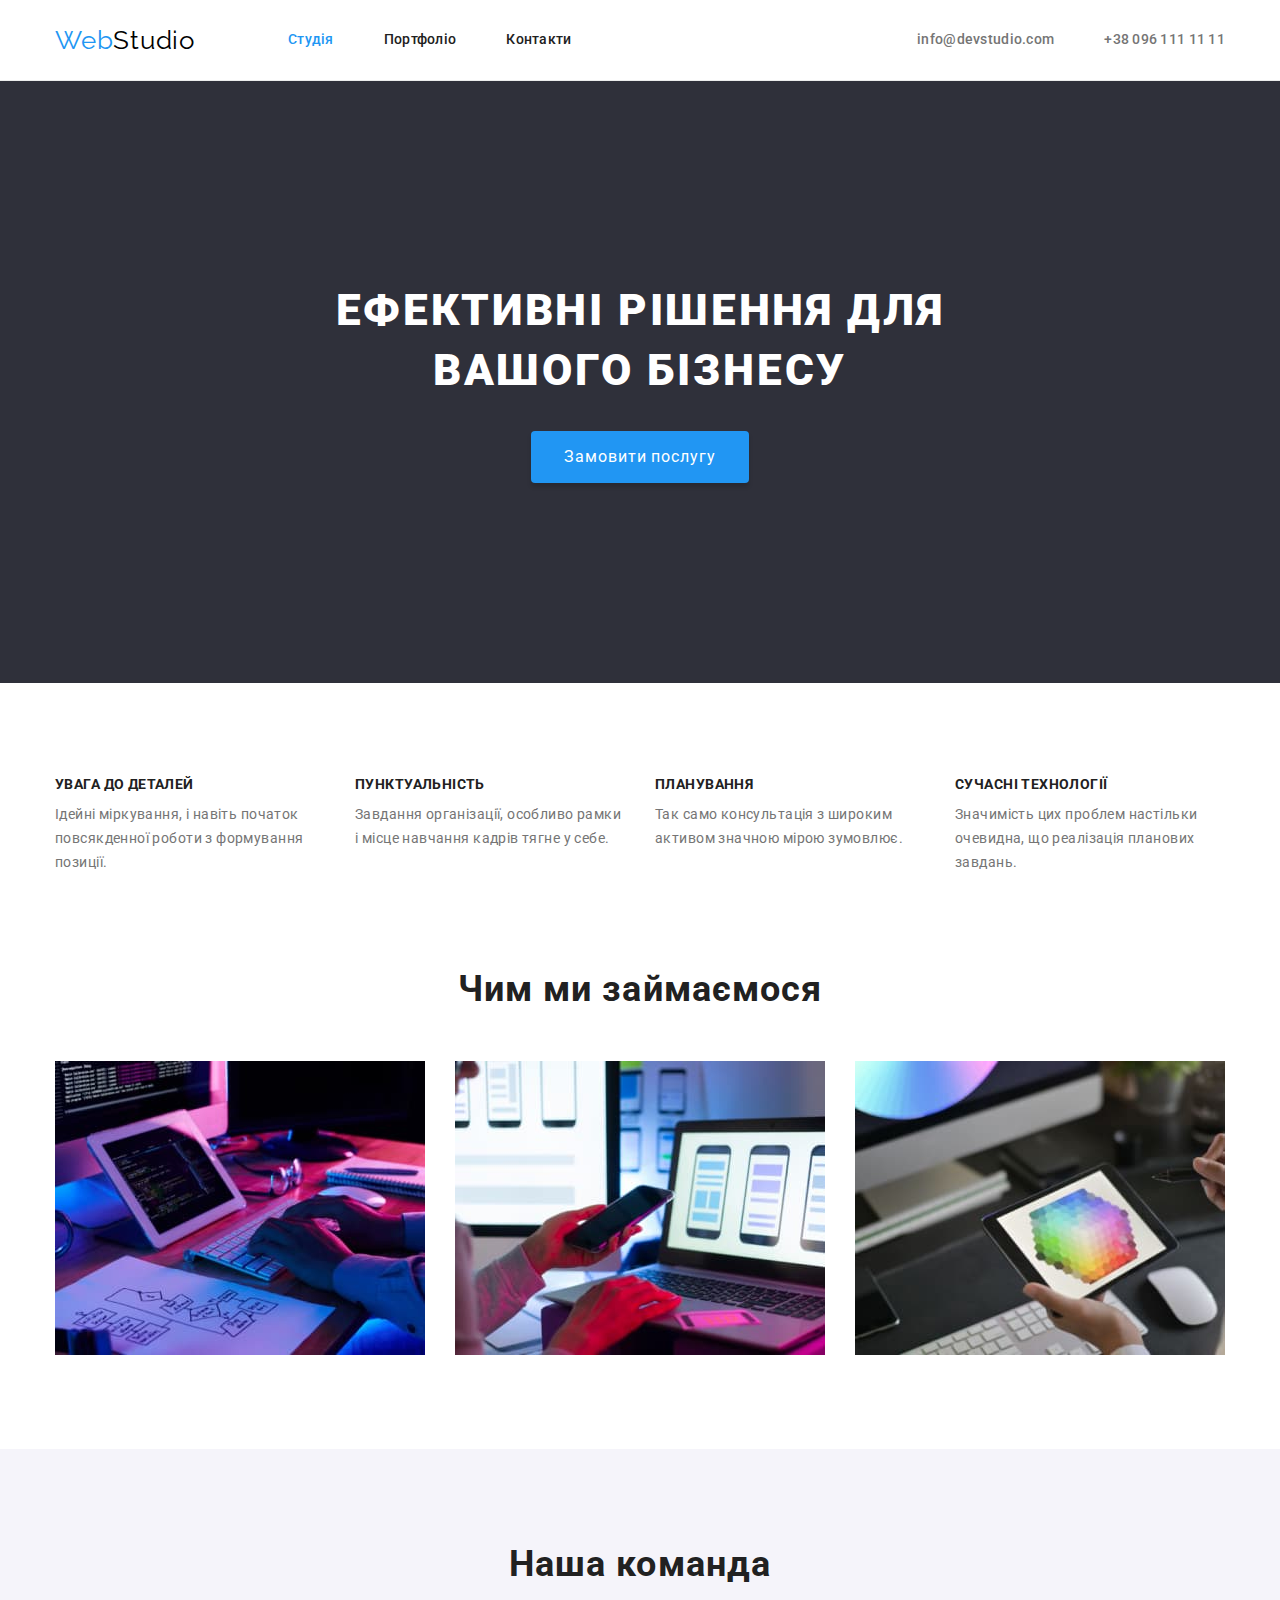
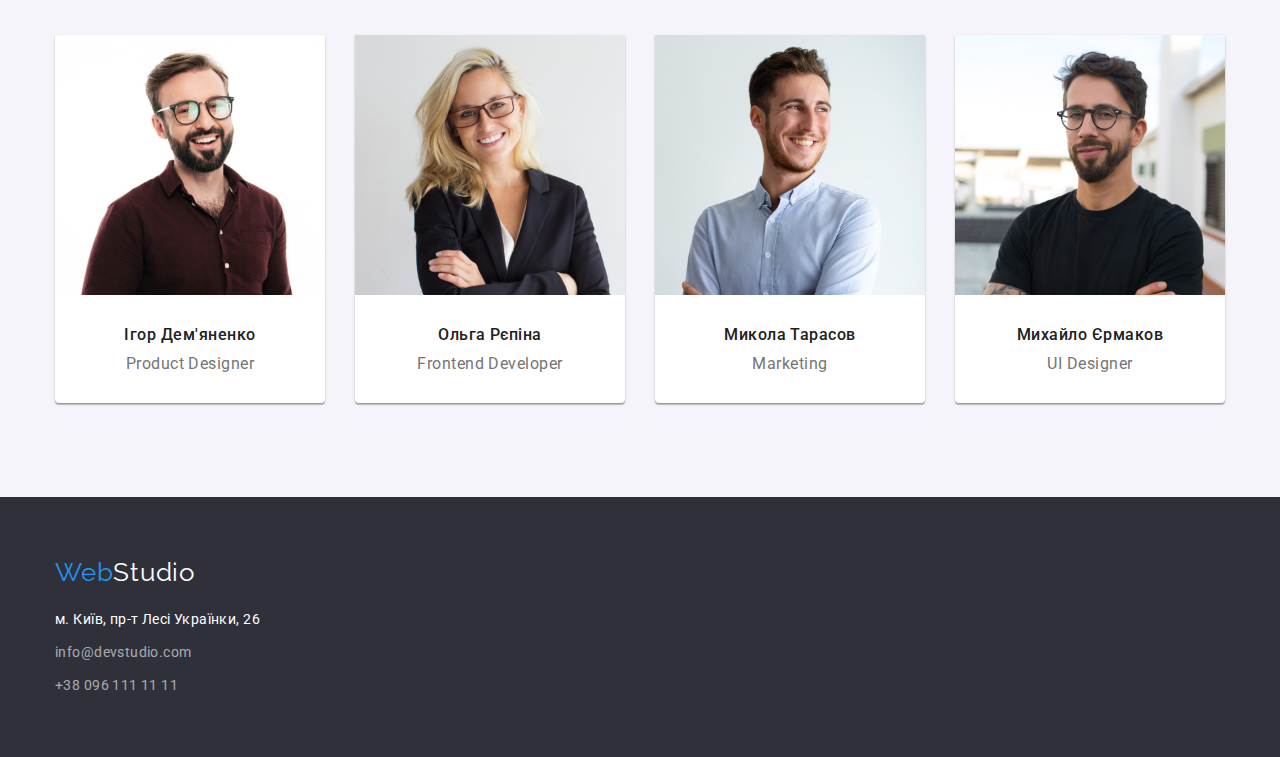
<file: index.html>
<!DOCTYPE html>
<html lang="uk">
  <head>
    <meta charset="UTF-8">
    <meta http-equiv="X-UA-Compatible" content="IE=edge">
    <meta name="viewport" content="width=device-width, initial-scale=1.0">
    <title>Студія</title>
    <link rel="preconnect" href="https://fonts.googleapis.com">
    <link rel="preconnect" href="https://fonts.gstatic.com" crossorigin>
    <link href="https://fonts.googleapis.com/css2?family=Raleway:wght@700&family=Roboto:wght@400;500;700;900&display=swap" rel="stylesheet">
    <link
    rel="stylesheet"
    href="https://cdnjs.cloudflare.com/ajax/libs/modern-normalize/1.0.0/modern-normalize.min.css"
    />
    <link rel="stylesheet" href="./css/style.css">
  </head>
  <body>
    <!--Верхня лінія-->
    <header class="header">
      <div class="container main-nav">
         <nav class="nav">
        <a class="logo" href="./index.html">Web<span class="logo-dark">Studio</span></a>
        <ul class="site-nav list">
          <li class="item"><a href="./index.html" class="link current">Студія</a></li>
          <li class="item"><a href="./portfolio.html" class="link">Портфоліо</a></li>
          <li class="item"><a href="" class="link">Контакти</a></li>
        </ul>
      </nav>
      <ul class="contact list">
        <li class="item"><a href="mailto:info@devstudio.com" class="contact-link">info@devstudio.com</a></li>
        <li class="item"><a href="tel:+380961111111" class="contact-link">+38 096 111 11 11</a></li>
      </ul>
      </div>
    </header>

    <main>
      <!--Шапка-->
      <section class="hero">
        <div class="container">
          <h1 class="hero-title">
          Ефективні рішення для вашого бізнесу
        </h1>
        <button type="button" class="btn">Замовити послугу</button>
        </div>
      </section>
      <!--Особливості-->
      <section class="section">
        <div class="container">
        <h2 class="section-title visually-hidden">Особливості</h2>
        <ul class="features list">
          <li class="item">
            <h3 class="subtitle">Увага до деталей</h3>
            <p>Ідейні міркування, і навіть початок повсякденної роботи з формування позиції.</p>
          </li>
          <li class="item">
            <h3 class="subtitle">Пунктуальність</h3>
            <p>Завдання організації, особливо рамки і місце навчання кадрів тягне у себе.</p>
          </li>
          <li class="item">
            <h3 class="subtitle">Планування</h3>
            <p>Так само консультація з широким активом значною мірою зумовлює.</p>
          </li>
          <li class="item">
            <h3 class="subtitle">Сучасні технології</h3>
            <p>Значимість цих проблем настільки очевидна, що реалізація планових завдань.</p>
          </li>
        </ul>
        </div>
      </section>
      <!--Чим ми займаємося-->
      <section class="section thumbs-section">
        <div class="container">
        <h2 class="section-title">Чим ми займаємося</h2>
        <ul class=" thumbs list">
          <li class="item">
            <img src="./images/img1.jpg" alt="програмування" width="370" />
          </li>
          <li class="item">
            <img src="./images/img2.jpg" alt="створення макету сайта" width="370" />
          </li>
          <li class="item">
            <img src="./images/img3.jpg" alt="планшет з кольорами" width="370" />
          </li>
        </ul>
        </div>
      </section>
      <!--Наша команда-->
      <section class="teams section">
        <div class="container">
        <h2 class="section-title">Наша команда</h2>
        <ul class="members list">
          <li class="avatar">
            <img src="./images/imgcard1.jpg" alt="фото Ігор Дем'яненко" width="270" />
            <div class="member-img">
            <h3 class="member">Ігор Дем'яненко</h3>
            <p class="member-text">Product Designer</p>
            </div>
          </li>
          <li class="avatar">
            <img src="./images/imgcard2.jpg" alt="фото Ольга Рєпіна" width="270" />
            <div class="member-img">
            <h3 class="member">Ольга Рєпіна</h3>
            <p class="member-text">Frontend Developer</p>
            </div>
          </li>
          <li class="avatar">
            <img src="./images/imgcard3.jpg" alt="фото Микола Тарасов" width="270" />
            <div class="member-img">
            <h3 class="member">Микола Тарасов</h3>
            <p class="member-text">Marketing</p>
            </div>
          </li>
          <li class="avatar">
            <img src="./images/imgcard4.jpg" alt="фото Михайло Єрмаков" width="270" />
            <div class="member-img">
            <h3 class="member">Михайло Єрмаков</h3>
            <p class="member-text">UI Designer</p>
            </div>
          </li>
        </ul>
        </div>
      </section>
    </main>
    <footer class="address">
      <div class="container">
      <a class="logo" href="./index.html">Web<span class="logo-light">Studio</span></a>
      <address class="address-item">
        <ul class="list">
          <li>
            <a class="map"
              href="https://goo.gl/maps/CPtrU1FHBa2aNyZL9"
              target="_blank"
              rel="noopener noreferrer nofollow"
              >м. Київ, пр-т Лесі Українки, 26</a
            >
          </li>
          <li class="mailto"><a href="mailto:info@devstudio.com" class="contact-link">info@devstudio.com</a></li>
          <li><a href="tel:+380961111111" class="contact-link">+38 096 111 11 11</a></li>
        </ul>
      </address>
      </div>
    </footer>
  </body>
</html>
</file>
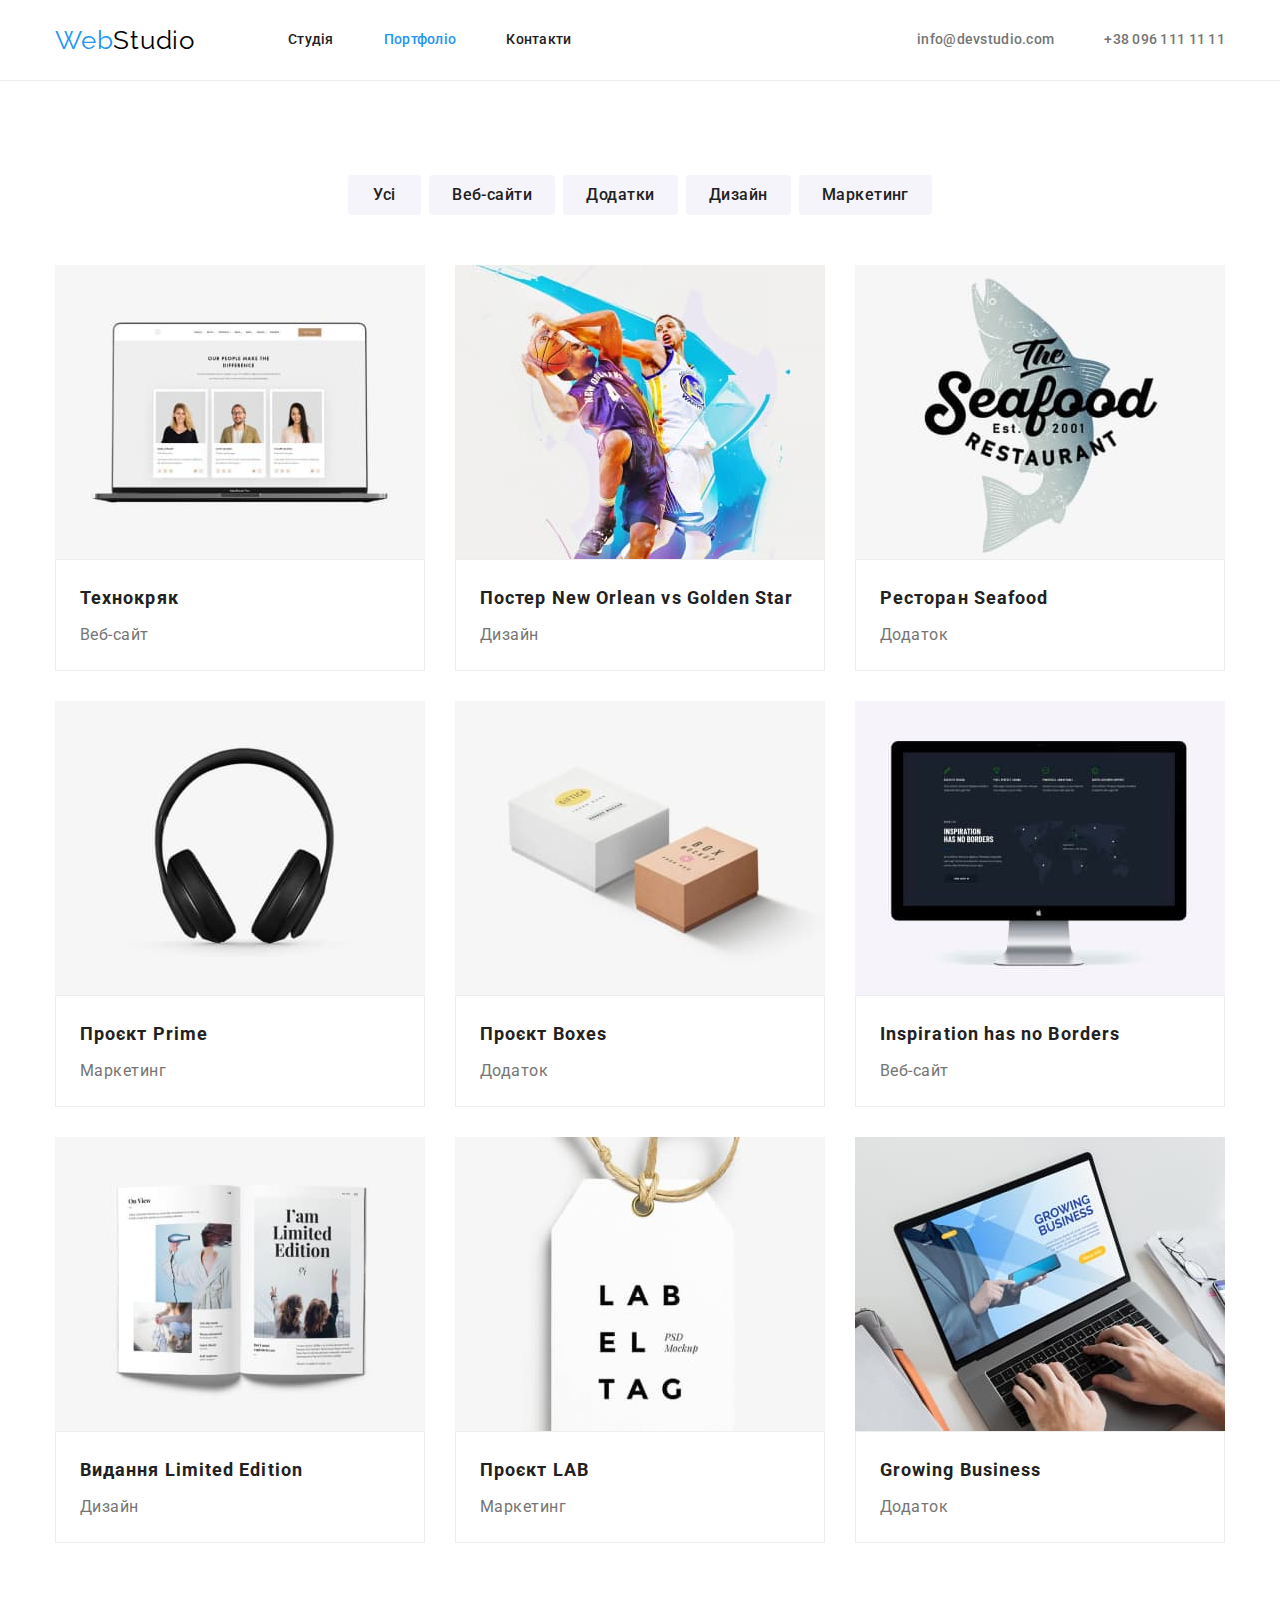
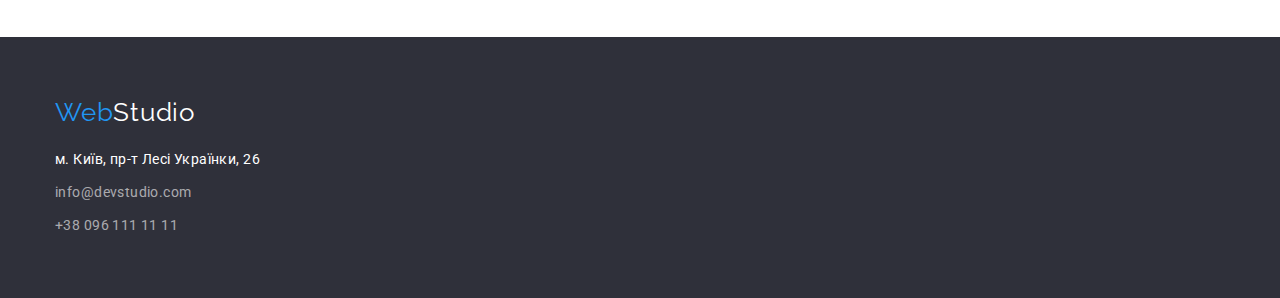
<file: portfolio.html>
<!DOCTYPE html>
<html lang="uk">
<head>
   <meta charset="UTF-8">
   <meta http-equiv="X-UA-Compatible" content="IE=edge">
   <meta name="viewport" content="width=device-width, initial-scale=1.0">
   <title>Портфоліо</title>
   <link rel="preconnect" href="https://fonts.googleapis.com">
   <link rel="preconnect" href="https://fonts.gstatic.com" crossorigin>
   <link href="https://fonts.googleapis.com/css2?family=Raleway:wght@700&family=Roboto:wght@400;500;700;900&display=swap" rel="stylesheet">
   <link
    rel="stylesheet"
    href="https://cdnjs.cloudflare.com/ajax/libs/modern-normalize/1.0.0/modern-normalize.min.css"
    />
   <link rel="stylesheet" href="./css/style.css">
</head>
<body>
   <!--Верхня лінія-->
    <header class="header">
      <div class="container main-nav">
         <nav class="nav">
        <a class="logo" href="./index.html">Web<span class="logo-dark">Studio</span></a>
        <ul class="site-nav list">
          <li class="item"><a href="./index.html" class="link">Студія</a></li>
          <li class="item"><a href="./portfolio.html" class="link current">Портфоліо</a></li>
          <li class="item"><a href="" class="link">Контакти</a></li>
        </ul>
      </nav>
      <ul class="contact list">
        <li class="item"><a href="mailto:info@devstudio.com" class="contact-link">info@devstudio.com</a></li>
        <li class="item"><a href="tel:+380961111111" class="contact-link">+38 096 111 11 11</a></li>
      </ul>
      </div>
    </header>
    <main>
      <section class="section">
         <div class="container">
         <h1 class="section-title visually-hidden">Портфоліо</h1>
         <ul class="buttons list">
            <li class="item"><button type="button" class="button">Усі</button></li>
            <li class="item"><button type="button" class="button">Веб-сайти</button></li>
            <li class="item"><button type="button" class="button">Додатки</button></li>
            <li class="item"><button type="button" class="button">Дизайн</button></li>
            <li class="item"><button type="button" class="button">Маркетинг</button></li>
         </ul>
         <ul class="portfolio list">
            <li class="project">
               <a href="#">
                  <img src="./images/project1.jpg" alt="ноутбук зі сторінкою вебсайту" width="370">
               <div class="project-item">
               <h2 class="portfolio-title">Технокряк</h2>
               <p>Веб-сайт</p>
               </div>
               </a>
            </li>
            <li class="project">
               <a href="#">
                  <img src="./images/project2.jpg" alt=" два баскетболіста" width="370">
               <div class="project-item">
               <h2 class="portfolio-title">Постер New Orlean vs Golden Star</h2>
               <p>Дизайн</p>
               </div>
               </a>
            </li>
            <li class="project">
               <a href="#">
                  <img src="./images/project3.jpg" alt="логотип ресторану у вигляді риби" width="370">
               <div class="project-item">
               <h2 class="portfolio-title">Ресторан Seafood</h2>
               <p>Додаток</p>
               </div>
               </a>
            </li>
            <li class="project">
               <a href="#">
                  <img src="./images/project4.jpg" alt="навушники" width="370">
               <div class="project-item">
               <h2 class="portfolio-title">Проєкт Prime</h2>
               <p>Маркетинг</p>
               </div>
               </a>
            </li>
            <li class="project">
               <a href="#">
                  <img src="./images/project5.jpg" alt="дві коробочки" width="370">
               <div class="project-item">
               <h2 class="portfolio-title">Проєкт Boxes</h2>
               <p>Додаток</p>
               </div>
               </a>
            </li>
            <li class="project">
               <a href="#">
                  <img src="./images/project6.jpg" alt="монітор" width="370">
               <div class="project-item">
               <h2 class="portfolio-title">Inspiration has no Borders</h2>
               <p>Веб-сайт</p>
               </div>
               </a>
            </li>
            <li class="project">
               <a href="#">
                  <img src="./images/project7.jpg" alt="розгорнутий журнал" width="370">
               <div class="project-item">
               <h2 class="portfolio-title">Видання Limited Edition</h2>
               <p>Дизайн</p>
               </div>
               </a>
            </li>
            <li class="project">
               <a href="#">
                  <img src="./images/project8.jpg" alt="бірка з логотипом" width="370">
               <div class="project-item">
               <h2 class="portfolio-title">Проєкт LAB</h2>
               <p>Маркетинг</p>
               </div>
               </a>
            </li>
            <li class="project">
               <a href="#">
                  <img src="./images/project9.jpg" alt="ноутбук за яким працює людина" width="370">
               <div class="project-item">
                  <h2 class="portfolio-title">Growing Business</h2>
               <p>Додаток</p>
               </div>
               </a>
            </li>
         </ul>
         </div>
      </section>

    </main>
    <footer class="address">
      <div class="container">
      <a class="logo" href="./index.html">Web<span class="logo-light">Studio</span></a>
      <address class="address-item">
        <ul class="list">
          <li>
            <a class="map"
              href="https://goo.gl/maps/CPtrU1FHBa2aNyZL9"
              target="_blank"
              rel="noopener noreferrer nofollow"
              >м. Київ, пр-т Лесі Українки, 26</a
            >
          </li>
          <li class=" mailto"><a href="mailto:info@devstudio.com" class="contact-link">info@devstudio.com</a></li>
          <li><a href="tel:+380961111111" class="contact-link">+38 096 111 11 11</a></li>
        </ul>
      </address>
      </div>
    </footer>
   
</body>
</html>
</file>
<file: css/style.css>
/* 
font-family: 'Roboto';
font-weight: 400;500;700;900
color main color #757575
color title h2 #212121
background #FFFFFF
title hero #FFFFFF
team card job #757575
background section teams #F5F4FA
address tel color: rgba(255, 255, 255, 0.6)
logo #000000 #2196F3 #FFFFFF Raleway 700
hover #2196F3 mail #757575 
portfolio #212121 Roboto 500
 */
/* html {
   box-sizing: border-box;
}
*,
*::before,
*::after {
   box-sizing: inherit;
} */
:root {
   --primary-text-color: #757575;
   --title-text-color: #212121;
   --accent-text-color: #2196F3;
   --white-color: #FFFFFF;
   --section-background: #F5F4FA;
   --btn-hover-color: #188CE8;
   --hero-background: #2F303A;
   --logo-dark-color: #000000;
 }

body {
   margin: 0;
   background-color: var(--white-color);
   color: var(--primary-text-color);
   font-family: 'Roboto', sans-serif;
   letter-spacing: 0.03em;
}

.list {
   padding: 0;
   margin: 0;
   list-style: none;
}
.container {
   margin-left: auto;
   margin-right: auto;
   width: 1200px;
   padding-left: 15px;
   padding-right: 15px;
}
h1,
h2,
h3,
h4,
h5,
h6,
p {
   margin-top: 0;
   margin-bottom: 0;
}
img {
   display: block;
   max-width: 100%;
   height: auto;
}
/* header */
.header {
   display: block;
   border-bottom: 1px solid #ECECEC;
}
.main-nav {
   display: flex;
   align-items: center;
}
.nav {
   display: flex;
   align-items: center;
}
.nav .logo {
   margin-right: 93px;
}
.logo {
   color: var(--accent-text-color);
   font-family: 'Raleway', sans-serif;
   font-size: 26px;
   line-height: 1.19;
   letter-spacing: 0.03em;
   text-decoration: none;
}

.logo-dark {
   color: var(--logo-dark-color);
}

.logo-light {
   color: var(--white-color);
}

/* site-nav */
.site-nav {
   display: flex;
}
.site-nav .item:not(:last-child) {
   margin-right: 50px;
}
.site-nav .link {
   display: block;
   padding-top: 32px;
   padding-bottom: 32px; 
   color: var(--title-text-color);
   font-weight: 500;
   font-size: 14px;
   line-height: 1.14;
   letter-spacing: 0.02em;
   text-decoration: none;
}

.site-nav .link:hover,
.site-nav .link:focus {
   color: var(--accent-text-color);
}

.site-nav .link.current {
   color: var(--accent-text-color);
}
.contact {
   display: flex;
   margin-left: auto;
}
.contact .item + .item {
   margin-left: 50px;
}
.contact .contact-link {
   display: block;
   padding-top: 32px;
   padding-bottom: 32px;
   color: var(--primary-text-color);
   font-weight: 500;
   font-size: 14px;
   line-height: 1.14;
   letter-spacing: 0.02em;
   text-decoration: none;
}

/* footer */
.address {
   padding-top: 60px;
   padding-bottom: 60px;
   background-color: var(--hero-background);
}
.address-item {
   margin-top: 20px;
}
.map {
   color: var(--white-color);
   font-style: normal;
   font-size: 14px;
   line-height: 1.71;
   letter-spacing: 0.03em;
   text-decoration: none;
}

.address .contact-link {
   color: rgba(255, 255, 255, 0.6);
   font-style: normal;
   font-size: 14px;
   line-height: 1.71;
   letter-spacing: 0.03em;
   text-decoration: none;
}

.contact-link:hover,
.contact-link:focus {
   color: var(--accent-text-color);
}
.mailto {
   margin: 9px 0;
}

/* hero */
.hero {
   padding: 200px 0;
   background-color: var(--hero-background);
   text-align: center;
}
.hero-title {
   margin-bottom: 30px;
   color: var(--white-color);
   font-weight: 900;
   font-size: 44px;
   line-height: 1.36;
   letter-spacing: 0.06em;
   text-transform: uppercase;
   width: 700px;
   margin: 0 auto 30px auto;

}

.btn {
   display: inline-block;
   border: 1px solid transparent;
   border-radius: 4px;
   padding: 10px 32px;
   min-width: 216px;
   /* margin-bottom: 200px; */
   background-color: var(--accent-text-color);
   color: var(--white-color);
   box-shadow: 0px 4px 4px rgba(0, 0, 0, 0.15);
   font-family: inherit;
   font-size: 16px;
   line-height: 1.88;
   letter-spacing: 0.06em;
   cursor: pointer;
}
.btn:hover,
.btn:focus {
   background-color: var(--btn-hover-color);
}
.section {
   padding-bottom: 94px;
   padding-top: 94px;
}
.visually-hidden {
   position: absolute;
   white-space: nowrap;
   width: 1px;
   height: 1px;
   overflow: hidden;
   border: 0;
   padding: 0;
   clip: rect(0 0 0 0);
   clip-path: inset(50%);
   margin: -1px;
}
.section-title {
   margin-bottom: 50px;
   color:  var(--title-text-color);
   font-size: 36px;
   line-height: 1.17;
   letter-spacing: 0.03em;
   text-align: center;
}
.subtitle {
   margin-bottom: 10px;
   color: var(--title-text-color);
   font-size: 14px;
   line-height: 1.14;
   letter-spacing: 0.03em;
   text-transform: uppercase;
}
/* features */
.features {
   display: flex;
}
.features .item + .item {
   margin-left: 30px;
}
.features .item {
   width: 270px;
}
.features p {
   font-size: 14px;
   line-height: 1.71;
   letter-spacing: 0.03em;
}

/* what we make */
.thumbs-section {
   padding-top: 0;
}
.thumbs {
   display: flex;
   margin-right: -30px;
}
.thumbs .item {
   flex-basis: calc(100%/3 - 30px);
   /* width: calc((100% - 60px) / 3); */
   margin-right: 30px;
}
/* .thumbs .item:last-child {
   margin-right: 0;
} */

/* our teams */
.teams {
   background-color: var(--section-background);
}
.members {
   display: flex;
   margin-right: -30px;
}
.avatar {
   margin-right: 30px;
   background-color: var(--white-color);
   box-shadow: 0px 1px 3px rgba(0, 0, 0, 0.12), 0px 1px 1px rgba(0, 0, 0, 0.14), 0px 2px 1px rgba(0, 0, 0, 0.2);
   border-radius: 0px 0px 4px 4px;
   text-align: center;
}
.member-img {
   padding: 30px;
}
.member {
   margin-bottom: 10px;
   color: var(--title-text-color);
   font-weight: 500;
   font-size: 16px;
   line-height: 1.19;
   letter-spacing: 0.03em;
   
}
.member-text {
   font-size: 16px;
   line-height: 1.19;
   letter-spacing: 0.03em;
}

/* portfolio button */
.buttons {
   display: flex;
   justify-content: center;
   margin-bottom: 50px;
}
.button {
   display: inline-block;
   border: 1px solid transparent;
   border-radius: 4px;
   padding: 6px 22px;
   min-width: 73px;
   color: var(--title-text-color);
   background-color: var(--section-background);
   font-family: inherit;
   font-weight: 500;
   font-size: 16px;
   line-height: 1.63;
   letter-spacing: 0.03em;
   cursor: pointer;
}
.buttons .item:not(:last-child) {
   margin-right: 8px;
}
.button:hover,
.button:focus {
   color: var(--white-color);
   background-color: var(--accent-text-color);
}
/* portfolio */
.portfolio {
   display: flex;
   flex-wrap: wrap;
   margin-right: -30px;
   margin-bottom: -30px;
}
.project {
   flex-basis: calc(100%/3 - 30px);
   margin-right: 30px;
   margin-bottom: 30px;
}
.project-item {
   padding: 20px 24px;
   border: 1px solid #EEEEEE;
}
.portfolio-title {
   margin-bottom: 4px;
   color: var(--title-text-color);
   font-size: 18px;
   line-height: 2;
   letter-spacing: 0.06em;
}
.portfolio p {
   color: var(--primary-text-color);
   font-size: 16px;
   line-height: 1.88;
   letter-spacing: 0.03em;
}
.portfolio a {
   background-color: var(--white-color);
   text-decoration: none;
}
</file>
